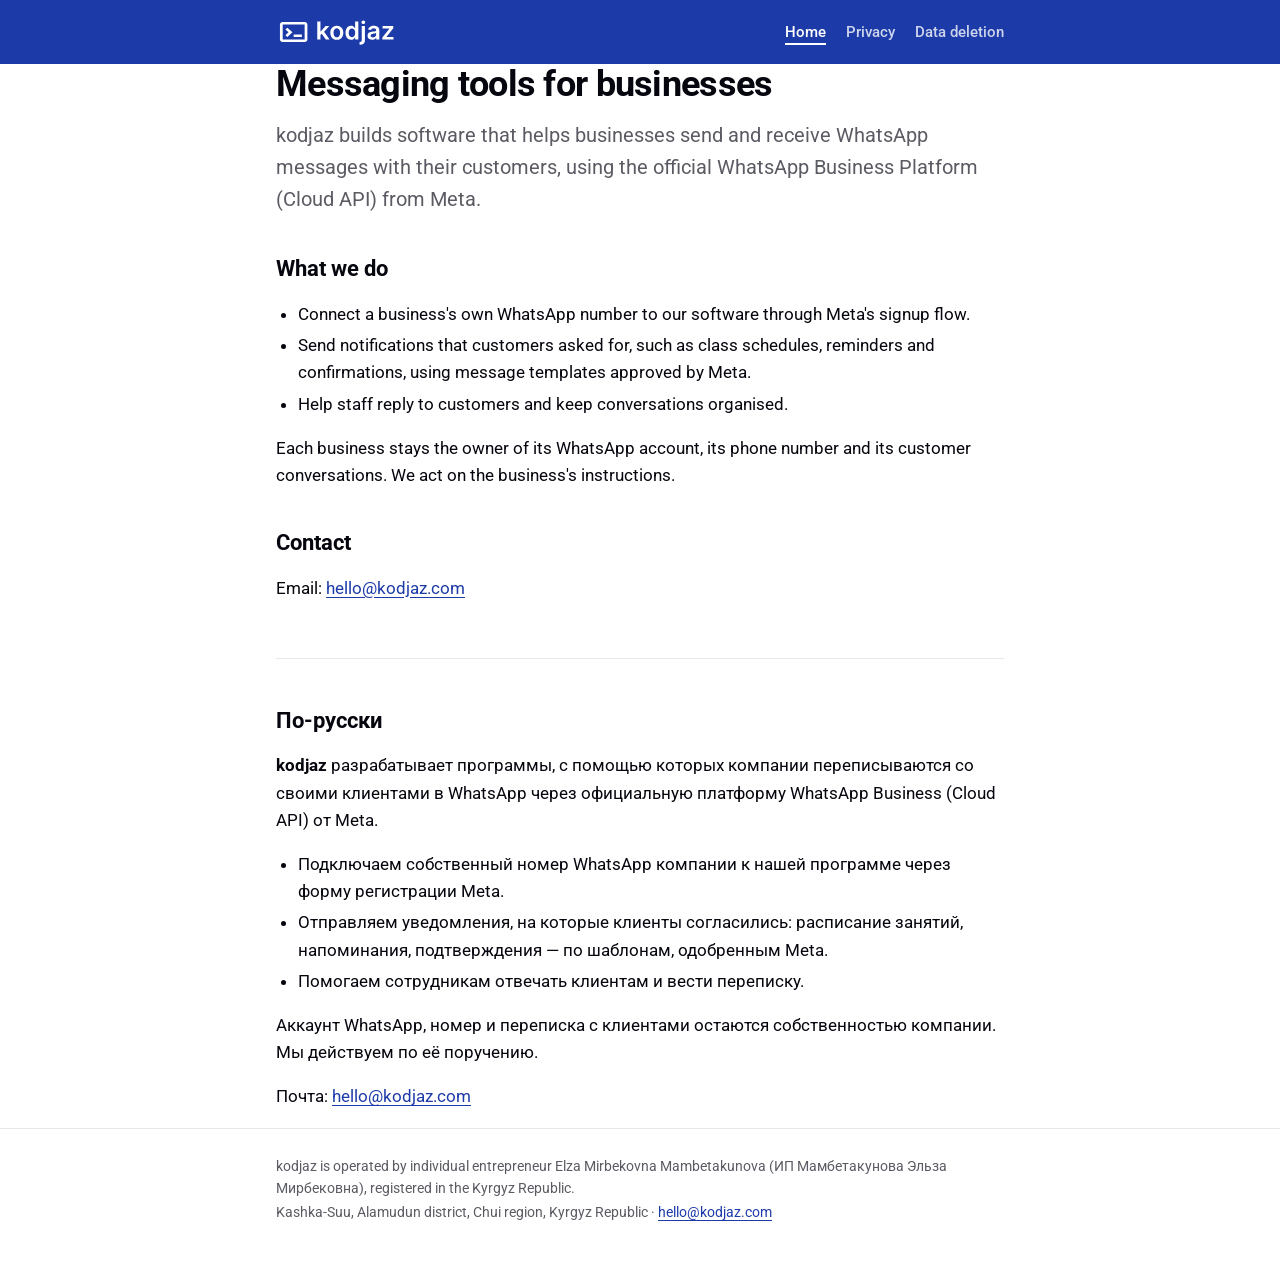
<file: index.html>
<!doctype html>
<html lang="en">
<head>
<meta charset="utf-8">
<meta name="viewport" content="width=device-width, initial-scale=1">
<title>kodjaz — WhatsApp messaging tools for businesses</title>
<meta name="description" content="kodjaz builds tools that help businesses talk to their customers on WhatsApp through the official WhatsApp Business Platform.">
<link rel="icon" href="/favicon.svg" type="image/svg+xml">
<link rel="preconnect" href="https://fonts.googleapis.com">
<link rel="preconnect" href="https://fonts.gstatic.com" crossorigin>
<link rel="stylesheet" href="https://fonts.googleapis.com/css2?family=Roboto:wght@400;500;700&display=swap">
<meta name="theme-color" content="#1d3ba8">
<link rel="stylesheet" href="/style.css">
</head>
<body>
<header><div class="wrap">
  <a class="logo" href="/"><svg xmlns="http://www.w3.org/2000/svg" viewBox="0 0 153 40" role="img" aria-label="kodjaz"><path fill="currentColor" d="M35.8024 7.6543H8.36765C6.47624 7.6543 4.93827 9.03855 4.93827 10.7408V29.2591C4.93827 30.9614 6.47624 32.3457 8.36765 32.3457H35.8024C37.6936 32.3457 39.2318 30.9614 39.2318 29.2591V10.7408C39.2318 9.03855 37.6936 7.6543 35.8024 7.6543ZM8.36765 29.2591V10.7408H35.8024L35.8057 29.2591H8.36765Z"/><path fill="currentColor" d="M22.085 23.0863H32.3731V26.1728H22.085V23.0863ZM11.7971 16.9135L15.7289 20.4521L11.7971 23.9906L14.2215 26.1728L20.5779 20.4521L14.2215 14.7313L11.7971 16.9135Z"/><path fill="currentColor" d="M55.2265 24.0983L55.2155 19.2639H55.8568L61.9607 12.4383H66.638L59.1299 20.8015H58.3006L55.2265 24.0983ZM51.5775 29.4304V6.77413H55.5804V29.4304H51.5775ZM62.2371 29.4304L56.7083 21.6976L59.4063 18.8767L67.025 29.4304H62.2371ZM76.0148 29.7624C74.3563 29.7624 72.9187 29.3972 71.7024 28.6672C70.4862 27.937 69.5425 26.9156 68.8717 25.6027C68.2082 24.29 67.8765 22.7559 67.8765 21.0008C67.8765 19.2454 68.2082 17.7078 68.8717 16.3875C69.5425 15.0675 70.4862 14.0423 71.7024 13.3121C72.9187 12.5821 74.3563 12.2169 76.0148 12.2169C77.6736 12.2169 79.1109 12.5821 80.3275 13.3121C81.5438 14.0423 82.4835 15.0675 83.1471 16.3875C83.8179 17.7078 84.1532 19.2454 84.1532 21.0008C84.1532 22.7559 83.8179 24.29 83.1471 25.6027C82.4835 26.9156 81.5438 27.937 80.3275 28.6672C79.1109 29.3972 77.6736 29.7624 76.0148 29.7624ZM76.0372 26.554C76.9364 26.554 77.6883 26.3071 78.2928 25.8129C78.8973 25.3113 79.3469 24.6404 79.6419 23.7996C79.944 22.9588 80.095 22.0221 80.095 20.9897C80.095 19.9498 79.944 19.0093 79.6419 18.1688C79.3469 17.3206 78.8973 16.6456 78.2928 16.1441C77.6883 15.6428 76.9364 15.3921 76.0372 15.3921C75.1156 15.3921 74.3489 15.6428 73.7371 16.1441C73.1327 16.6456 72.6792 17.3206 72.3769 18.1688C72.0821 19.0093 71.9346 19.9498 71.9346 20.9897C71.9346 22.0221 72.0821 22.9588 72.3769 23.7996C72.6792 24.6404 73.1327 25.3113 73.7371 25.8129C74.3489 26.3071 75.1156 26.554 76.0372 26.554ZM93.8535 29.7291C92.5194 29.7291 91.3251 29.386 90.2711 28.7002C89.2167 28.0143 88.3839 27.0188 87.7718 25.7135C87.16 24.4079 86.8541 22.8224 86.8541 20.9564C86.8541 19.0684 87.1638 17.4753 87.783 16.1773C88.4095 14.872 89.2537 13.8874 90.3152 13.2236C91.3769 12.5524 92.5599 12.2169 93.8647 12.2169C94.86 12.2169 95.6781 12.3866 96.3196 12.7258C96.9608 13.0578 97.4694 13.4596 97.8456 13.9318C98.2214 14.3963 98.5126 14.8352 98.7189 15.248H98.8849V6.77413H102.899V29.4304H98.9622V26.7534H98.7189C98.5126 27.1664 98.2141 27.605 97.8232 28.0698C97.4327 28.527 96.9167 28.918 96.2752 29.2423C95.634 29.5669 94.8268 29.7291 93.8535 29.7291ZM94.9705 26.4435C95.8182 26.4435 96.5405 26.2148 97.1377 25.7576C97.7348 25.2931 98.1882 24.6478 98.4979 23.8217C98.8074 22.9956 98.9622 22.0333 98.9622 20.9344C98.9622 19.8354 98.8074 18.8803 98.4979 18.0691C98.1956 17.2577 97.746 16.6274 97.1488 16.1773C96.5591 15.7275 95.8329 15.5026 94.9705 15.5026C94.0786 15.5026 93.334 15.7348 92.7368 16.1996C92.1397 16.6642 91.6901 17.3056 91.3877 18.1244C91.0856 18.9432 90.9343 19.8798 90.9343 20.9344C90.9343 21.9963 91.0856 22.9441 91.3877 23.7776C91.6975 24.6034 92.1509 25.2561 92.748 25.7356C93.3525 26.2074 94.0933 26.4435 94.9705 26.4435ZM107.164 12.4383H111.167V30.4038C111.167 31.6283 110.935 32.6385 110.471 33.4352C110.006 34.2316 109.335 34.8252 108.458 35.2162C107.581 35.6072 106.516 35.8024 105.262 35.8024C105.115 35.8024 104.979 35.7989 104.853 35.7915C104.728 35.7915 104.592 35.7877 104.444 35.7804V32.5171C104.555 32.5244 104.654 32.5279 104.743 32.5279C104.831 32.5353 104.923 32.5391 105.019 32.5391C105.786 32.5391 106.335 32.351 106.667 31.9749C106.998 31.606 107.164 31.0641 107.164 30.3486V12.4383ZM109.155 10.0267C108.513 10.0267 107.964 9.8165 107.507 9.3961C107.057 8.96834 106.833 8.45562 106.833 7.85823C106.833 7.25352 107.057 6.74097 107.507 6.32056C107.964 5.89283 108.513 5.67896 109.155 5.67896C109.789 5.67896 110.33 5.89283 110.78 6.32056C111.237 6.74097 111.466 7.25352 111.466 7.85823C111.466 8.45562 111.237 8.96834 110.78 9.3961C110.33 9.8165 109.789 10.0267 109.155 10.0267ZM120.171 29.7735C119.094 29.7735 118.125 29.5816 117.263 29.1982C116.407 28.8072 115.729 28.2321 115.228 27.4725C114.734 26.7128 114.487 25.7761 114.487 24.6625C114.487 23.7038 114.664 22.9109 115.018 22.2841C115.372 21.657 115.855 21.1555 116.467 20.7794C117.078 20.4034 117.768 20.1194 118.534 19.9278C119.308 19.7284 120.108 19.5847 120.934 19.4962C121.929 19.393 122.736 19.3007 123.355 19.2195C123.975 19.131 124.424 18.9984 124.705 18.8215C124.992 18.6371 125.136 18.3531 125.136 17.9695V17.903C125.136 17.0699 124.889 16.4246 124.395 15.9671C123.901 15.5099 123.19 15.2812 122.261 15.2812C121.28 15.2812 120.503 15.4952 119.928 15.923C119.36 16.3508 118.977 16.8558 118.778 17.4385L115.04 16.9076C115.335 15.8751 115.821 15.0122 116.5 14.319C117.178 13.6181 118.007 13.0945 118.988 12.7479C119.968 12.3939 121.052 12.2169 122.238 12.2169C123.057 12.2169 123.871 12.3128 124.682 12.5045C125.493 12.6964 126.234 13.0134 126.905 13.4561C127.576 13.8912 128.114 14.4848 128.519 15.2371C128.932 15.9894 129.139 16.9296 129.139 18.058V29.4304H125.29V27.0961H125.158C124.915 27.5683 124.572 28.0108 124.129 28.4238C123.695 28.8292 123.145 29.1576 122.482 29.4084C121.826 29.6518 121.055 29.7735 120.171 29.7735ZM121.21 26.8307C122.014 26.8307 122.71 26.6722 123.3 26.355C123.89 26.0304 124.343 25.6027 124.66 25.0717C124.985 24.5408 125.147 23.9619 125.147 23.3348V21.3324C125.021 21.4359 124.808 21.5318 124.505 21.6203C124.211 21.7088 123.879 21.7861 123.51 21.8525C123.142 21.919 122.777 21.9781 122.416 22.0295C122.054 22.0812 121.741 22.1253 121.476 22.1624C120.878 22.2435 120.344 22.3761 119.872 22.5604C119.4 22.7448 119.028 23.0029 118.755 23.3348C118.483 23.6594 118.346 24.0798 118.346 24.596C118.346 25.3337 118.615 25.8905 119.154 26.2665C119.692 26.6425 120.377 26.8307 121.21 26.8307ZM132.942 29.4304V26.8859L141.7 15.901V15.7569H133.23V12.4383H146.598V15.1707L138.261 25.9678V26.1116H146.886V29.4304H132.942Z"/></svg></a>
  <nav><a href="/" aria-current="page">Home</a><a href="/privacy">Privacy</a><a href="/data-deletion">Data deletion</a></nav>
</div></header>

<main class="wrap">
  <h1>Messaging tools for businesses</h1>
  <p class="lead">kodjaz builds software that helps businesses send and receive WhatsApp messages with their customers, using the official WhatsApp Business Platform (Cloud API) from Meta.</p>

  <h2>What we do</h2>
  <ul>
    <li>Connect a business's own WhatsApp number to our software through Meta's signup flow.</li>
    <li>Send notifications that customers asked for, such as class schedules, reminders and confirmations, using message templates approved by Meta.</li>
    <li>Help staff reply to customers and keep conversations organised.</li>
  </ul>
  <p>Each business stays the owner of its WhatsApp account, its phone number and its customer conversations. We act on the business's instructions.</p>

  <h2>Contact</h2>
  <p>Email: <a href="mailto:hello@kodjaz.com">hello@kodjaz.com</a></p>

  <section class="lang" lang="ru">
    <h2>По-русски</h2>
    <p><strong>kodjaz</strong> разрабатывает программы, с помощью которых компании переписываются со своими клиентами в WhatsApp через официальную платформу WhatsApp Business (Cloud API) от Meta.</p>
    <ul>
      <li>Подключаем собственный номер WhatsApp компании к нашей программе через форму регистрации Meta.</li>
      <li>Отправляем уведомления, на которые клиенты согласились: расписание занятий, напоминания, подтверждения — по шаблонам, одобренным Meta.</li>
      <li>Помогаем сотрудникам отвечать клиентам и вести переписку.</li>
    </ul>
    <p>Аккаунт WhatsApp, номер и переписка с клиентами остаются собственностью компании. Мы действуем по её поручению.</p>
    <p>Почта: <a href="mailto:hello@kodjaz.com">hello@kodjaz.com</a></p>
  </section>
</main>

<footer><div class="wrap">
  <p>kodjaz is operated by individual entrepreneur Elza Mirbekovna Mambetakunova (ИП Мамбетакунова Эльза Мирбековна), registered in the Kyrgyz Republic.</p>
  <p>Kashka-Suu, Alamudun district, Chui region, Kyrgyz Republic · <a href="mailto:hello@kodjaz.com">hello@kodjaz.com</a></p>
</div></footer>
</body>
</html>
</file>
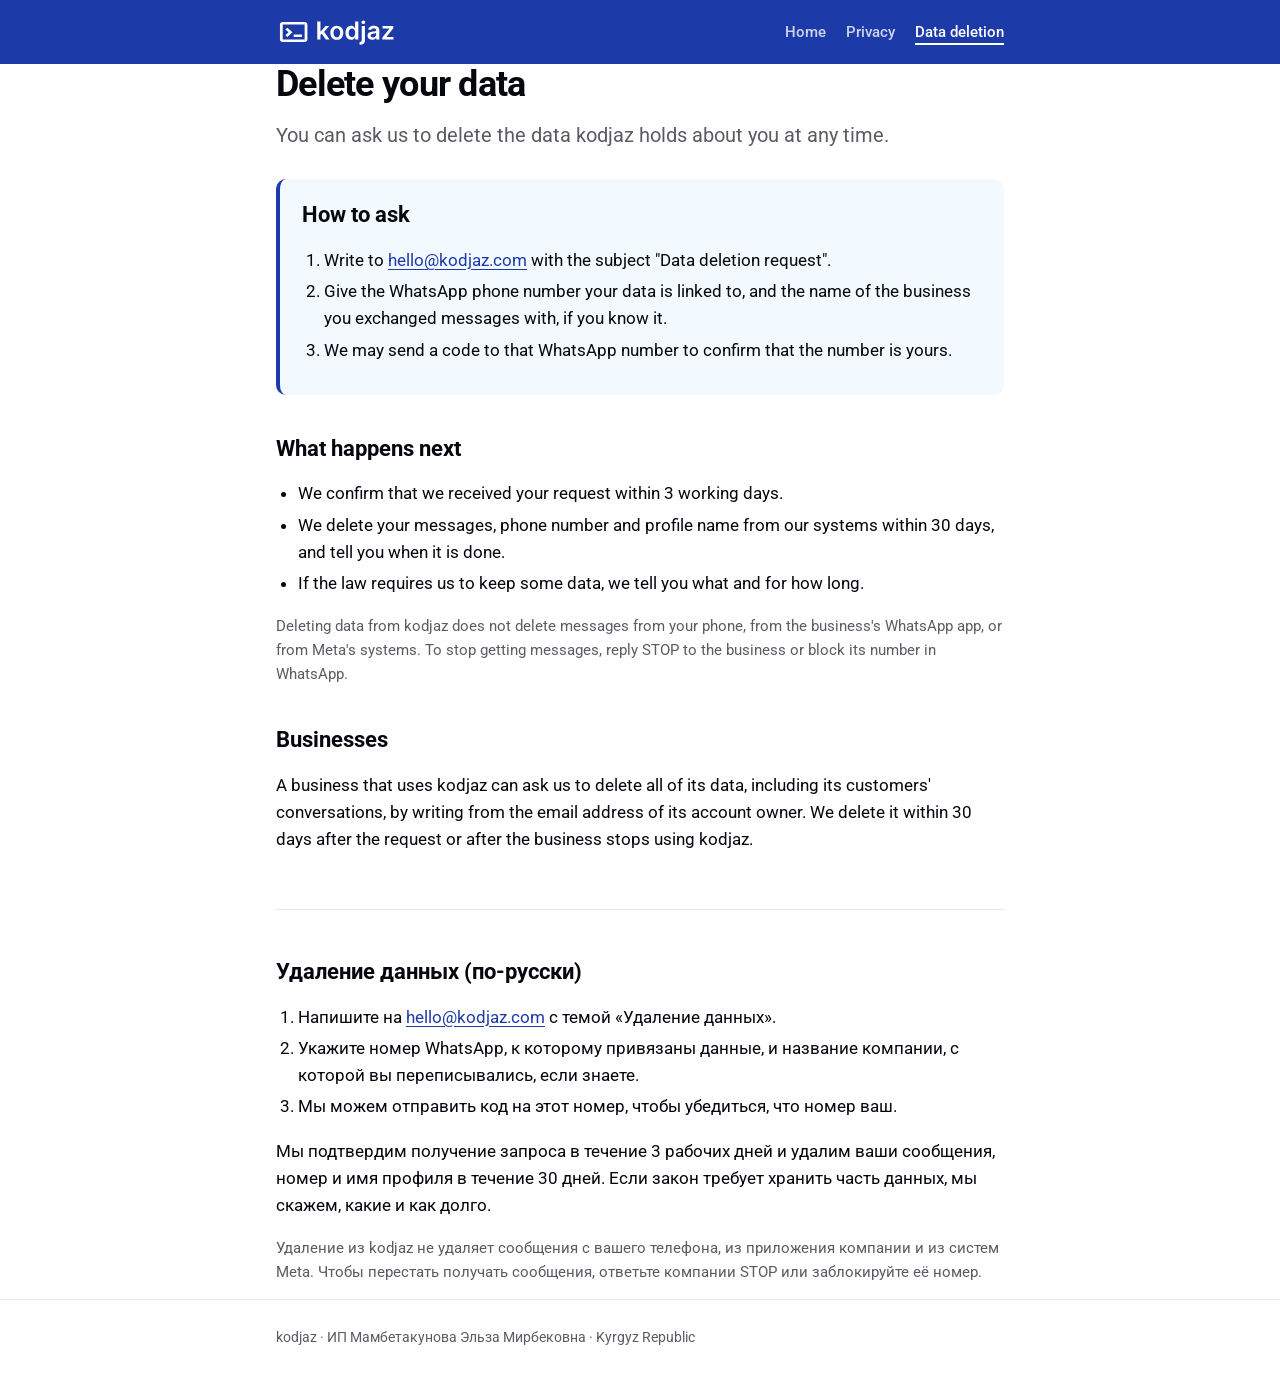
<file: data-deletion.html>
<!doctype html>
<html lang="en">
<head>
<meta charset="utf-8">
<meta name="viewport" content="width=device-width, initial-scale=1">
<title>Data deletion — kodjaz</title>
<link rel="icon" href="/favicon.svg" type="image/svg+xml">
<link rel="preconnect" href="https://fonts.googleapis.com">
<link rel="preconnect" href="https://fonts.gstatic.com" crossorigin>
<link rel="stylesheet" href="https://fonts.googleapis.com/css2?family=Roboto:wght@400;500;700&display=swap">
<meta name="theme-color" content="#1d3ba8">
<link rel="stylesheet" href="/style.css">
</head>
<body>
<header><div class="wrap">
  <a class="logo" href="/"><svg xmlns="http://www.w3.org/2000/svg" viewBox="0 0 153 40" role="img" aria-label="kodjaz"><path fill="currentColor" d="M35.8024 7.6543H8.36765C6.47624 7.6543 4.93827 9.03855 4.93827 10.7408V29.2591C4.93827 30.9614 6.47624 32.3457 8.36765 32.3457H35.8024C37.6936 32.3457 39.2318 30.9614 39.2318 29.2591V10.7408C39.2318 9.03855 37.6936 7.6543 35.8024 7.6543ZM8.36765 29.2591V10.7408H35.8024L35.8057 29.2591H8.36765Z"/><path fill="currentColor" d="M22.085 23.0863H32.3731V26.1728H22.085V23.0863ZM11.7971 16.9135L15.7289 20.4521L11.7971 23.9906L14.2215 26.1728L20.5779 20.4521L14.2215 14.7313L11.7971 16.9135Z"/><path fill="currentColor" d="M55.2265 24.0983L55.2155 19.2639H55.8568L61.9607 12.4383H66.638L59.1299 20.8015H58.3006L55.2265 24.0983ZM51.5775 29.4304V6.77413H55.5804V29.4304H51.5775ZM62.2371 29.4304L56.7083 21.6976L59.4063 18.8767L67.025 29.4304H62.2371ZM76.0148 29.7624C74.3563 29.7624 72.9187 29.3972 71.7024 28.6672C70.4862 27.937 69.5425 26.9156 68.8717 25.6027C68.2082 24.29 67.8765 22.7559 67.8765 21.0008C67.8765 19.2454 68.2082 17.7078 68.8717 16.3875C69.5425 15.0675 70.4862 14.0423 71.7024 13.3121C72.9187 12.5821 74.3563 12.2169 76.0148 12.2169C77.6736 12.2169 79.1109 12.5821 80.3275 13.3121C81.5438 14.0423 82.4835 15.0675 83.1471 16.3875C83.8179 17.7078 84.1532 19.2454 84.1532 21.0008C84.1532 22.7559 83.8179 24.29 83.1471 25.6027C82.4835 26.9156 81.5438 27.937 80.3275 28.6672C79.1109 29.3972 77.6736 29.7624 76.0148 29.7624ZM76.0372 26.554C76.9364 26.554 77.6883 26.3071 78.2928 25.8129C78.8973 25.3113 79.3469 24.6404 79.6419 23.7996C79.944 22.9588 80.095 22.0221 80.095 20.9897C80.095 19.9498 79.944 19.0093 79.6419 18.1688C79.3469 17.3206 78.8973 16.6456 78.2928 16.1441C77.6883 15.6428 76.9364 15.3921 76.0372 15.3921C75.1156 15.3921 74.3489 15.6428 73.7371 16.1441C73.1327 16.6456 72.6792 17.3206 72.3769 18.1688C72.0821 19.0093 71.9346 19.9498 71.9346 20.9897C71.9346 22.0221 72.0821 22.9588 72.3769 23.7996C72.6792 24.6404 73.1327 25.3113 73.7371 25.8129C74.3489 26.3071 75.1156 26.554 76.0372 26.554ZM93.8535 29.7291C92.5194 29.7291 91.3251 29.386 90.2711 28.7002C89.2167 28.0143 88.3839 27.0188 87.7718 25.7135C87.16 24.4079 86.8541 22.8224 86.8541 20.9564C86.8541 19.0684 87.1638 17.4753 87.783 16.1773C88.4095 14.872 89.2537 13.8874 90.3152 13.2236C91.3769 12.5524 92.5599 12.2169 93.8647 12.2169C94.86 12.2169 95.6781 12.3866 96.3196 12.7258C96.9608 13.0578 97.4694 13.4596 97.8456 13.9318C98.2214 14.3963 98.5126 14.8352 98.7189 15.248H98.8849V6.77413H102.899V29.4304H98.9622V26.7534H98.7189C98.5126 27.1664 98.2141 27.605 97.8232 28.0698C97.4327 28.527 96.9167 28.918 96.2752 29.2423C95.634 29.5669 94.8268 29.7291 93.8535 29.7291ZM94.9705 26.4435C95.8182 26.4435 96.5405 26.2148 97.1377 25.7576C97.7348 25.2931 98.1882 24.6478 98.4979 23.8217C98.8074 22.9956 98.9622 22.0333 98.9622 20.9344C98.9622 19.8354 98.8074 18.8803 98.4979 18.0691C98.1956 17.2577 97.746 16.6274 97.1488 16.1773C96.5591 15.7275 95.8329 15.5026 94.9705 15.5026C94.0786 15.5026 93.334 15.7348 92.7368 16.1996C92.1397 16.6642 91.6901 17.3056 91.3877 18.1244C91.0856 18.9432 90.9343 19.8798 90.9343 20.9344C90.9343 21.9963 91.0856 22.9441 91.3877 23.7776C91.6975 24.6034 92.1509 25.2561 92.748 25.7356C93.3525 26.2074 94.0933 26.4435 94.9705 26.4435ZM107.164 12.4383H111.167V30.4038C111.167 31.6283 110.935 32.6385 110.471 33.4352C110.006 34.2316 109.335 34.8252 108.458 35.2162C107.581 35.6072 106.516 35.8024 105.262 35.8024C105.115 35.8024 104.979 35.7989 104.853 35.7915C104.728 35.7915 104.592 35.7877 104.444 35.7804V32.5171C104.555 32.5244 104.654 32.5279 104.743 32.5279C104.831 32.5353 104.923 32.5391 105.019 32.5391C105.786 32.5391 106.335 32.351 106.667 31.9749C106.998 31.606 107.164 31.0641 107.164 30.3486V12.4383ZM109.155 10.0267C108.513 10.0267 107.964 9.8165 107.507 9.3961C107.057 8.96834 106.833 8.45562 106.833 7.85823C106.833 7.25352 107.057 6.74097 107.507 6.32056C107.964 5.89283 108.513 5.67896 109.155 5.67896C109.789 5.67896 110.33 5.89283 110.78 6.32056C111.237 6.74097 111.466 7.25352 111.466 7.85823C111.466 8.45562 111.237 8.96834 110.78 9.3961C110.33 9.8165 109.789 10.0267 109.155 10.0267ZM120.171 29.7735C119.094 29.7735 118.125 29.5816 117.263 29.1982C116.407 28.8072 115.729 28.2321 115.228 27.4725C114.734 26.7128 114.487 25.7761 114.487 24.6625C114.487 23.7038 114.664 22.9109 115.018 22.2841C115.372 21.657 115.855 21.1555 116.467 20.7794C117.078 20.4034 117.768 20.1194 118.534 19.9278C119.308 19.7284 120.108 19.5847 120.934 19.4962C121.929 19.393 122.736 19.3007 123.355 19.2195C123.975 19.131 124.424 18.9984 124.705 18.8215C124.992 18.6371 125.136 18.3531 125.136 17.9695V17.903C125.136 17.0699 124.889 16.4246 124.395 15.9671C123.901 15.5099 123.19 15.2812 122.261 15.2812C121.28 15.2812 120.503 15.4952 119.928 15.923C119.36 16.3508 118.977 16.8558 118.778 17.4385L115.04 16.9076C115.335 15.8751 115.821 15.0122 116.5 14.319C117.178 13.6181 118.007 13.0945 118.988 12.7479C119.968 12.3939 121.052 12.2169 122.238 12.2169C123.057 12.2169 123.871 12.3128 124.682 12.5045C125.493 12.6964 126.234 13.0134 126.905 13.4561C127.576 13.8912 128.114 14.4848 128.519 15.2371C128.932 15.9894 129.139 16.9296 129.139 18.058V29.4304H125.29V27.0961H125.158C124.915 27.5683 124.572 28.0108 124.129 28.4238C123.695 28.8292 123.145 29.1576 122.482 29.4084C121.826 29.6518 121.055 29.7735 120.171 29.7735ZM121.21 26.8307C122.014 26.8307 122.71 26.6722 123.3 26.355C123.89 26.0304 124.343 25.6027 124.66 25.0717C124.985 24.5408 125.147 23.9619 125.147 23.3348V21.3324C125.021 21.4359 124.808 21.5318 124.505 21.6203C124.211 21.7088 123.879 21.7861 123.51 21.8525C123.142 21.919 122.777 21.9781 122.416 22.0295C122.054 22.0812 121.741 22.1253 121.476 22.1624C120.878 22.2435 120.344 22.3761 119.872 22.5604C119.4 22.7448 119.028 23.0029 118.755 23.3348C118.483 23.6594 118.346 24.0798 118.346 24.596C118.346 25.3337 118.615 25.8905 119.154 26.2665C119.692 26.6425 120.377 26.8307 121.21 26.8307ZM132.942 29.4304V26.8859L141.7 15.901V15.7569H133.23V12.4383H146.598V15.1707L138.261 25.9678V26.1116H146.886V29.4304H132.942Z"/></svg></a>
  <nav><a href="/">Home</a><a href="/privacy">Privacy</a><a href="/data-deletion" aria-current="page">Data deletion</a></nav>
</div></header>

<main class="wrap">
  <h1>Delete your data</h1>
  <p class="lead">You can ask us to delete the data kodjaz holds about you at any time.</p>

  <div class="card">
    <h2>How to ask</h2>
    <ol>
      <li>Write to <a href="mailto:hello@kodjaz.com?subject=Data%20deletion%20request">hello@kodjaz.com</a> with the subject "Data deletion request".</li>
      <li>Give the WhatsApp phone number your data is linked to, and the name of the business you exchanged messages with, if you know it.</li>
      <li>We may send a code to that WhatsApp number to confirm that the number is yours.</li>
    </ol>
  </div>

  <h2>What happens next</h2>
  <ul>
    <li>We confirm that we received your request within 3 working days.</li>
    <li>We delete your messages, phone number and profile name from our systems within 30 days, and tell you when it is done.</li>
    <li>If the law requires us to keep some data, we tell you what and for how long.</li>
  </ul>
  <p class="muted">Deleting data from kodjaz does not delete messages from your phone, from the business's WhatsApp app, or from Meta's systems. To stop getting messages, reply STOP to the business or block its number in WhatsApp.</p>

  <h2>Businesses</h2>
  <p>A business that uses kodjaz can ask us to delete all of its data, including its customers' conversations, by writing from the email address of its account owner. We delete it within 30 days after the request or after the business stops using kodjaz.</p>

  <section class="lang" lang="ru">
    <h2>Удаление данных (по-русски)</h2>
    <ol>
      <li>Напишите на <a href="mailto:hello@kodjaz.com?subject=Data%20deletion%20request">hello@kodjaz.com</a> с темой «Удаление данных».</li>
      <li>Укажите номер WhatsApp, к которому привязаны данные, и название компании, с которой вы переписывались, если знаете.</li>
      <li>Мы можем отправить код на этот номер, чтобы убедиться, что номер ваш.</li>
    </ol>
    <p>Мы подтвердим получение запроса в течение 3 рабочих дней и удалим ваши сообщения, номер и имя профиля в течение 30 дней. Если закон требует хранить часть данных, мы скажем, какие и как долго.</p>
    <p class="muted">Удаление из kodjaz не удаляет сообщения с вашего телефона, из приложения компании и из систем Meta. Чтобы перестать получать сообщения, ответьте компании STOP или заблокируйте её номер.</p>
  </section>
</main>

<footer><div class="wrap">
  <p>kodjaz · ИП Мамбетакунова Эльза Мирбековна · Kyrgyz Republic</p>
</div></footer>
</body>
</html>
</file>
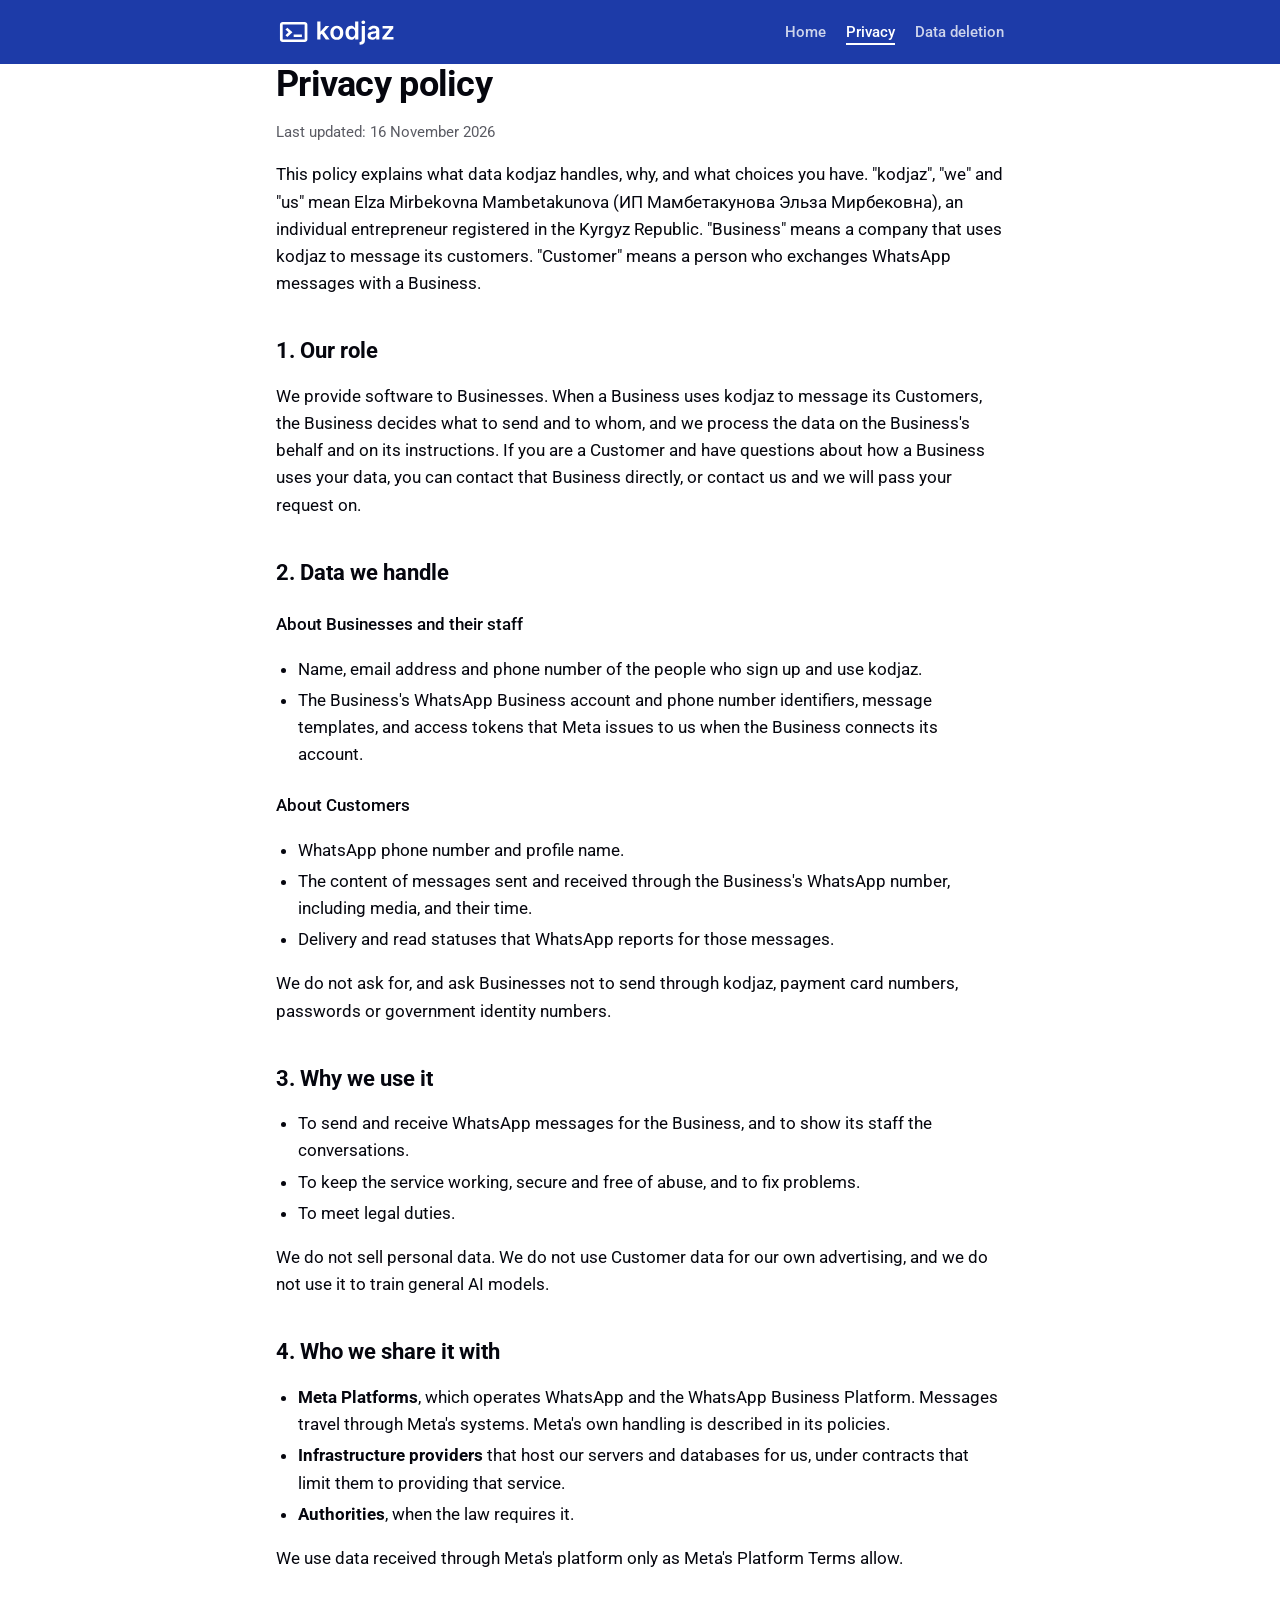
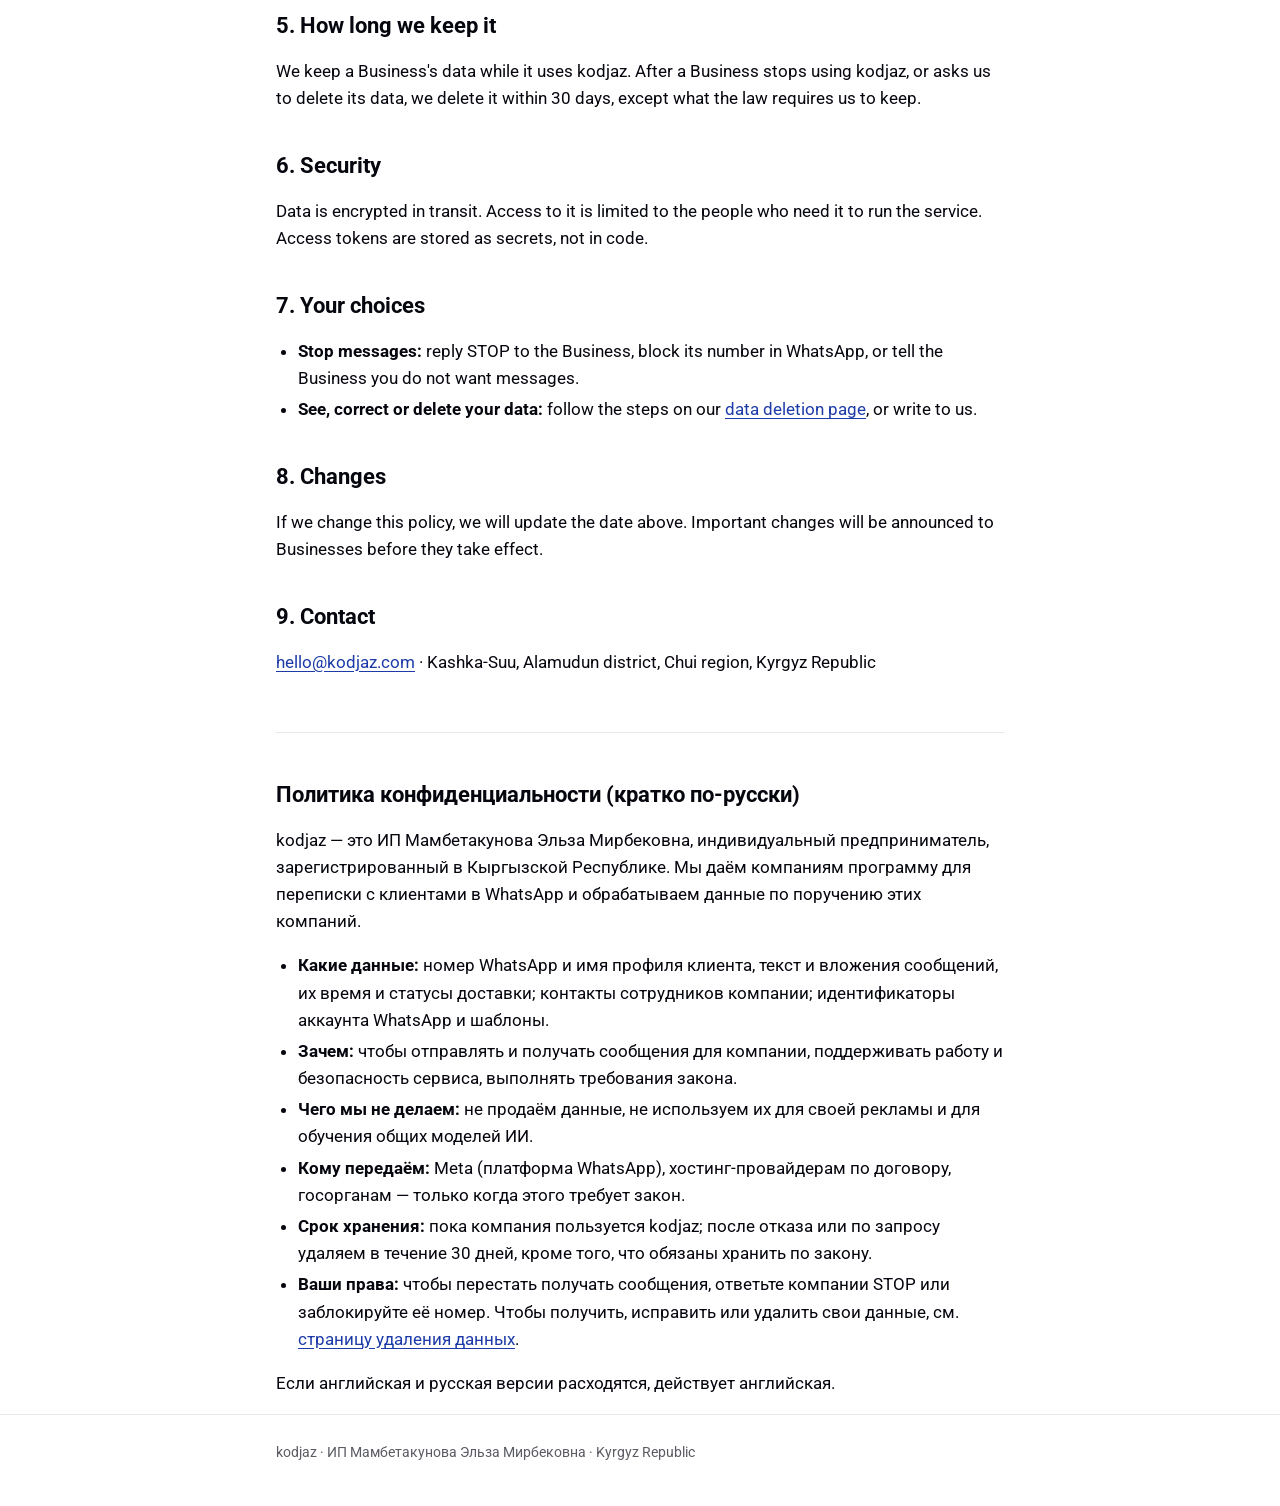
<file: privacy.html>
<!doctype html>
<html lang="en">
<head>
<meta charset="utf-8">
<meta name="viewport" content="width=device-width, initial-scale=1">
<title>Privacy policy — kodjaz</title>
<link rel="icon" href="/favicon.svg" type="image/svg+xml">
<link rel="preconnect" href="https://fonts.googleapis.com">
<link rel="preconnect" href="https://fonts.gstatic.com" crossorigin>
<link rel="stylesheet" href="https://fonts.googleapis.com/css2?family=Roboto:wght@400;500;700&display=swap">
<meta name="theme-color" content="#1d3ba8">
<link rel="stylesheet" href="/style.css">
</head>
<body>
<header><div class="wrap">
  <a class="logo" href="/"><svg xmlns="http://www.w3.org/2000/svg" viewBox="0 0 153 40" role="img" aria-label="kodjaz"><path fill="currentColor" d="M35.8024 7.6543H8.36765C6.47624 7.6543 4.93827 9.03855 4.93827 10.7408V29.2591C4.93827 30.9614 6.47624 32.3457 8.36765 32.3457H35.8024C37.6936 32.3457 39.2318 30.9614 39.2318 29.2591V10.7408C39.2318 9.03855 37.6936 7.6543 35.8024 7.6543ZM8.36765 29.2591V10.7408H35.8024L35.8057 29.2591H8.36765Z"/><path fill="currentColor" d="M22.085 23.0863H32.3731V26.1728H22.085V23.0863ZM11.7971 16.9135L15.7289 20.4521L11.7971 23.9906L14.2215 26.1728L20.5779 20.4521L14.2215 14.7313L11.7971 16.9135Z"/><path fill="currentColor" d="M55.2265 24.0983L55.2155 19.2639H55.8568L61.9607 12.4383H66.638L59.1299 20.8015H58.3006L55.2265 24.0983ZM51.5775 29.4304V6.77413H55.5804V29.4304H51.5775ZM62.2371 29.4304L56.7083 21.6976L59.4063 18.8767L67.025 29.4304H62.2371ZM76.0148 29.7624C74.3563 29.7624 72.9187 29.3972 71.7024 28.6672C70.4862 27.937 69.5425 26.9156 68.8717 25.6027C68.2082 24.29 67.8765 22.7559 67.8765 21.0008C67.8765 19.2454 68.2082 17.7078 68.8717 16.3875C69.5425 15.0675 70.4862 14.0423 71.7024 13.3121C72.9187 12.5821 74.3563 12.2169 76.0148 12.2169C77.6736 12.2169 79.1109 12.5821 80.3275 13.3121C81.5438 14.0423 82.4835 15.0675 83.1471 16.3875C83.8179 17.7078 84.1532 19.2454 84.1532 21.0008C84.1532 22.7559 83.8179 24.29 83.1471 25.6027C82.4835 26.9156 81.5438 27.937 80.3275 28.6672C79.1109 29.3972 77.6736 29.7624 76.0148 29.7624ZM76.0372 26.554C76.9364 26.554 77.6883 26.3071 78.2928 25.8129C78.8973 25.3113 79.3469 24.6404 79.6419 23.7996C79.944 22.9588 80.095 22.0221 80.095 20.9897C80.095 19.9498 79.944 19.0093 79.6419 18.1688C79.3469 17.3206 78.8973 16.6456 78.2928 16.1441C77.6883 15.6428 76.9364 15.3921 76.0372 15.3921C75.1156 15.3921 74.3489 15.6428 73.7371 16.1441C73.1327 16.6456 72.6792 17.3206 72.3769 18.1688C72.0821 19.0093 71.9346 19.9498 71.9346 20.9897C71.9346 22.0221 72.0821 22.9588 72.3769 23.7996C72.6792 24.6404 73.1327 25.3113 73.7371 25.8129C74.3489 26.3071 75.1156 26.554 76.0372 26.554ZM93.8535 29.7291C92.5194 29.7291 91.3251 29.386 90.2711 28.7002C89.2167 28.0143 88.3839 27.0188 87.7718 25.7135C87.16 24.4079 86.8541 22.8224 86.8541 20.9564C86.8541 19.0684 87.1638 17.4753 87.783 16.1773C88.4095 14.872 89.2537 13.8874 90.3152 13.2236C91.3769 12.5524 92.5599 12.2169 93.8647 12.2169C94.86 12.2169 95.6781 12.3866 96.3196 12.7258C96.9608 13.0578 97.4694 13.4596 97.8456 13.9318C98.2214 14.3963 98.5126 14.8352 98.7189 15.248H98.8849V6.77413H102.899V29.4304H98.9622V26.7534H98.7189C98.5126 27.1664 98.2141 27.605 97.8232 28.0698C97.4327 28.527 96.9167 28.918 96.2752 29.2423C95.634 29.5669 94.8268 29.7291 93.8535 29.7291ZM94.9705 26.4435C95.8182 26.4435 96.5405 26.2148 97.1377 25.7576C97.7348 25.2931 98.1882 24.6478 98.4979 23.8217C98.8074 22.9956 98.9622 22.0333 98.9622 20.9344C98.9622 19.8354 98.8074 18.8803 98.4979 18.0691C98.1956 17.2577 97.746 16.6274 97.1488 16.1773C96.5591 15.7275 95.8329 15.5026 94.9705 15.5026C94.0786 15.5026 93.334 15.7348 92.7368 16.1996C92.1397 16.6642 91.6901 17.3056 91.3877 18.1244C91.0856 18.9432 90.9343 19.8798 90.9343 20.9344C90.9343 21.9963 91.0856 22.9441 91.3877 23.7776C91.6975 24.6034 92.1509 25.2561 92.748 25.7356C93.3525 26.2074 94.0933 26.4435 94.9705 26.4435ZM107.164 12.4383H111.167V30.4038C111.167 31.6283 110.935 32.6385 110.471 33.4352C110.006 34.2316 109.335 34.8252 108.458 35.2162C107.581 35.6072 106.516 35.8024 105.262 35.8024C105.115 35.8024 104.979 35.7989 104.853 35.7915C104.728 35.7915 104.592 35.7877 104.444 35.7804V32.5171C104.555 32.5244 104.654 32.5279 104.743 32.5279C104.831 32.5353 104.923 32.5391 105.019 32.5391C105.786 32.5391 106.335 32.351 106.667 31.9749C106.998 31.606 107.164 31.0641 107.164 30.3486V12.4383ZM109.155 10.0267C108.513 10.0267 107.964 9.8165 107.507 9.3961C107.057 8.96834 106.833 8.45562 106.833 7.85823C106.833 7.25352 107.057 6.74097 107.507 6.32056C107.964 5.89283 108.513 5.67896 109.155 5.67896C109.789 5.67896 110.33 5.89283 110.78 6.32056C111.237 6.74097 111.466 7.25352 111.466 7.85823C111.466 8.45562 111.237 8.96834 110.78 9.3961C110.33 9.8165 109.789 10.0267 109.155 10.0267ZM120.171 29.7735C119.094 29.7735 118.125 29.5816 117.263 29.1982C116.407 28.8072 115.729 28.2321 115.228 27.4725C114.734 26.7128 114.487 25.7761 114.487 24.6625C114.487 23.7038 114.664 22.9109 115.018 22.2841C115.372 21.657 115.855 21.1555 116.467 20.7794C117.078 20.4034 117.768 20.1194 118.534 19.9278C119.308 19.7284 120.108 19.5847 120.934 19.4962C121.929 19.393 122.736 19.3007 123.355 19.2195C123.975 19.131 124.424 18.9984 124.705 18.8215C124.992 18.6371 125.136 18.3531 125.136 17.9695V17.903C125.136 17.0699 124.889 16.4246 124.395 15.9671C123.901 15.5099 123.19 15.2812 122.261 15.2812C121.28 15.2812 120.503 15.4952 119.928 15.923C119.36 16.3508 118.977 16.8558 118.778 17.4385L115.04 16.9076C115.335 15.8751 115.821 15.0122 116.5 14.319C117.178 13.6181 118.007 13.0945 118.988 12.7479C119.968 12.3939 121.052 12.2169 122.238 12.2169C123.057 12.2169 123.871 12.3128 124.682 12.5045C125.493 12.6964 126.234 13.0134 126.905 13.4561C127.576 13.8912 128.114 14.4848 128.519 15.2371C128.932 15.9894 129.139 16.9296 129.139 18.058V29.4304H125.29V27.0961H125.158C124.915 27.5683 124.572 28.0108 124.129 28.4238C123.695 28.8292 123.145 29.1576 122.482 29.4084C121.826 29.6518 121.055 29.7735 120.171 29.7735ZM121.21 26.8307C122.014 26.8307 122.71 26.6722 123.3 26.355C123.89 26.0304 124.343 25.6027 124.66 25.0717C124.985 24.5408 125.147 23.9619 125.147 23.3348V21.3324C125.021 21.4359 124.808 21.5318 124.505 21.6203C124.211 21.7088 123.879 21.7861 123.51 21.8525C123.142 21.919 122.777 21.9781 122.416 22.0295C122.054 22.0812 121.741 22.1253 121.476 22.1624C120.878 22.2435 120.344 22.3761 119.872 22.5604C119.4 22.7448 119.028 23.0029 118.755 23.3348C118.483 23.6594 118.346 24.0798 118.346 24.596C118.346 25.3337 118.615 25.8905 119.154 26.2665C119.692 26.6425 120.377 26.8307 121.21 26.8307ZM132.942 29.4304V26.8859L141.7 15.901V15.7569H133.23V12.4383H146.598V15.1707L138.261 25.9678V26.1116H146.886V29.4304H132.942Z"/></svg></a>
  <nav><a href="/">Home</a><a href="/privacy" aria-current="page">Privacy</a><a href="/data-deletion">Data deletion</a></nav>
</div></header>

<main class="wrap">
  <h1>Privacy policy</h1>
  <p class="muted">Last updated: 16 November 2026</p>

  <p>This policy explains what data kodjaz handles, why, and what choices you have. "kodjaz", "we" and "us" mean Elza Mirbekovna Mambetakunova (ИП Мамбетакунова Эльза Мирбековна), an individual entrepreneur registered in the Kyrgyz Republic. "Business" means a company that uses kodjaz to message its customers. "Customer" means a person who exchanges WhatsApp messages with a Business.</p>

  <h2>1. Our role</h2>
  <p>We provide software to Businesses. When a Business uses kodjaz to message its Customers, the Business decides what to send and to whom, and we process the data on the Business's behalf and on its instructions. If you are a Customer and have questions about how a Business uses your data, you can contact that Business directly, or contact us and we will pass your request on.</p>

  <h2>2. Data we handle</h2>
  <h3>About Businesses and their staff</h3>
  <ul>
    <li>Name, email address and phone number of the people who sign up and use kodjaz.</li>
    <li>The Business's WhatsApp Business account and phone number identifiers, message templates, and access tokens that Meta issues to us when the Business connects its account.</li>
  </ul>
  <h3>About Customers</h3>
  <ul>
    <li>WhatsApp phone number and profile name.</li>
    <li>The content of messages sent and received through the Business's WhatsApp number, including media, and their time.</li>
    <li>Delivery and read statuses that WhatsApp reports for those messages.</li>
  </ul>
  <p>We do not ask for, and ask Businesses not to send through kodjaz, payment card numbers, passwords or government identity numbers.</p>

  <h2>3. Why we use it</h2>
  <ul>
    <li>To send and receive WhatsApp messages for the Business, and to show its staff the conversations.</li>
    <li>To keep the service working, secure and free of abuse, and to fix problems.</li>
    <li>To meet legal duties.</li>
  </ul>
  <p>We do not sell personal data. We do not use Customer data for our own advertising, and we do not use it to train general AI models.</p>

  <h2>4. Who we share it with</h2>
  <ul>
    <li><strong>Meta Platforms</strong>, which operates WhatsApp and the WhatsApp Business Platform. Messages travel through Meta's systems. Meta's own handling is described in its policies.</li>
    <li><strong>Infrastructure providers</strong> that host our servers and databases for us, under contracts that limit them to providing that service.</li>
    <li><strong>Authorities</strong>, when the law requires it.</li>
  </ul>
  <p>We use data received through Meta's platform only as Meta's Platform Terms allow.</p>

  <h2>5. How long we keep it</h2>
  <p>We keep a Business's data while it uses kodjaz. After a Business stops using kodjaz, or asks us to delete its data, we delete it within 30 days, except what the law requires us to keep.</p>

  <h2>6. Security</h2>
  <p>Data is encrypted in transit. Access to it is limited to the people who need it to run the service. Access tokens are stored as secrets, not in code.</p>

  <h2>7. Your choices</h2>
  <ul>
    <li><strong>Stop messages:</strong> reply STOP to the Business, block its number in WhatsApp, or tell the Business you do not want messages.</li>
    <li><strong>See, correct or delete your data:</strong> follow the steps on our <a href="/data-deletion">data deletion page</a>, or write to us.</li>
  </ul>

  <h2>8. Changes</h2>
  <p>If we change this policy, we will update the date above. Important changes will be announced to Businesses before they take effect.</p>

  <h2>9. Contact</h2>
  <p><a href="mailto:hello@kodjaz.com">hello@kodjaz.com</a> · Kashka-Suu, Alamudun district, Chui region, Kyrgyz Republic</p>

  <section class="lang" lang="ru">
    <h2>Политика конфиденциальности (кратко по-русски)</h2>
    <p>kodjaz — это ИП Мамбетакунова Эльза Мирбековна, индивидуальный предприниматель, зарегистрированный в Кыргызской Республике. Мы даём компаниям программу для переписки с клиентами в WhatsApp и обрабатываем данные по поручению этих компаний.</p>
    <ul>
      <li><strong>Какие данные:</strong> номер WhatsApp и имя профиля клиента, текст и вложения сообщений, их время и статусы доставки; контакты сотрудников компании; идентификаторы аккаунта WhatsApp и шаблоны.</li>
      <li><strong>Зачем:</strong> чтобы отправлять и получать сообщения для компании, поддерживать работу и безопасность сервиса, выполнять требования закона.</li>
      <li><strong>Чего мы не делаем:</strong> не продаём данные, не используем их для своей рекламы и для обучения общих моделей ИИ.</li>
      <li><strong>Кому передаём:</strong> Meta (платформа WhatsApp), хостинг-провайдерам по договору, госорганам — только когда этого требует закон.</li>
      <li><strong>Срок хранения:</strong> пока компания пользуется kodjaz; после отказа или по запросу удаляем в течение 30 дней, кроме того, что обязаны хранить по закону.</li>
      <li><strong>Ваши права:</strong> чтобы перестать получать сообщения, ответьте компании STOP или заблокируйте её номер. Чтобы получить, исправить или удалить свои данные, см. <a href="/data-deletion">страницу удаления данных</a>.</li>
    </ul>
    <p>Если английская и русская версии расходятся, действует английская.</p>
  </section>
</main>

<footer><div class="wrap">
  <p>kodjaz · ИП Мамбетакунова Эльза Мирбековна · Kyrgyz Republic</p>
</div></footer>
</body>
</html>
</file>
<file: style.css>
:root {
  --bg: #ffffff;
  --fg: #05060e;
  --muted: #5a5b63;
  --line: #e7e7ec;
  --accent: #1d3ba8;
  --accent-hover: #133099;
  --tint: #f2faff;
  --band: #1d3ba8;
  --band-fg: #ffffff;
  color-scheme: light dark;
}
@media (prefers-color-scheme: dark) {
  :root {
    --bg: #05060e;
    --fg: #f3f3f3;
    --muted: #a3a4ab;
    --line: #212229;
    --accent: #8ea4f2;
    --accent-hover: #b3c2f7;
    --tint: #0c1230;
    --band: #133099;
    --band-fg: #ffffff;
  }
}
* { box-sizing: border-box; }
html { -webkit-text-size-adjust: 100%; }
body {
  margin: 0;
  background: var(--bg);
  color: var(--fg);
  font: 400 17px/1.6 Roboto, system-ui, -apple-system, "Segoe UI", sans-serif;
}
.wrap { max-width: 760px; margin: 0 auto; padding: 0 16px; }

header { background: var(--band); color: var(--band-fg); }
header .wrap { display: flex; align-items: center; justify-content: space-between; gap: 12px 24px; padding-top: 16px; padding-bottom: 16px; flex-wrap: wrap; }
.logo { display: inline-flex; color: var(--band-fg); }
.logo svg { height: 32px; width: auto; display: block; }
nav { display: flex; gap: 20px; flex-wrap: wrap; }
nav a { color: var(--band-fg); opacity: .78; text-decoration: none; font-size: 15px; font-weight: 500; }
nav a:hover, nav a[aria-current] { opacity: 1; }
nav a[aria-current] { text-decoration: underline; text-underline-offset: 6px; text-decoration-thickness: 2px; }

main { padding: 44px 0 64px; }
h1 { font-size: 36px; line-height: 1.15; font-weight: 700; margin: 0 0 14px; letter-spacing: -0.02em; }
h2 { font-size: 22px; line-height: 1.3; font-weight: 700; margin: 40px 0 10px; }
h3 { font-size: 17px; font-weight: 500; margin: 24px 0 4px; }
.lead { font-size: 20px; color: var(--muted); margin-top: 0; }
.muted { color: var(--muted); font-size: 15px; }
a { color: var(--accent); text-underline-offset: 3px; }
a:hover { color: var(--accent-hover); }
ul, ol { padding-left: 22px; }
li { margin: 4px 0; }

.card { background: var(--tint); border-left: 4px solid var(--accent); border-radius: 10px; padding: 6px 22px 14px; margin: 28px 0; }
.card h2 { margin-top: 16px; }
.lang { border-top: 1px solid var(--line); margin-top: 56px; padding-top: 8px; }

footer { border-top: 1px solid var(--line); padding: 24px 0 40px; }
footer p { margin: 2px 0; color: var(--muted); font-size: 14px; }

@media (max-width: 480px) {
  h1 { font-size: 30px; }
  .lead { font-size: 18px; }
}
</file>
